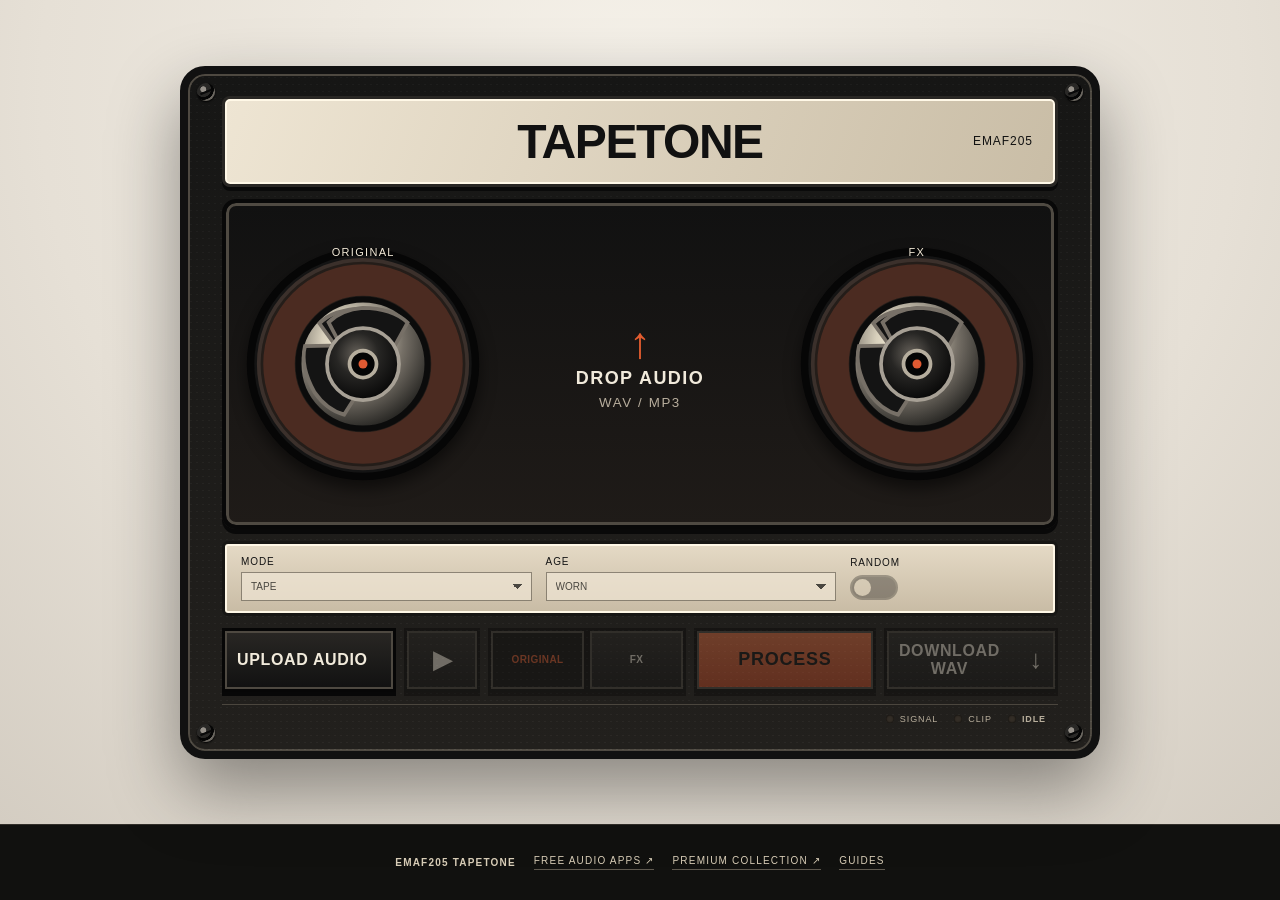
<file: index.html>
<!doctype html>
<html lang="en">
<head>
<meta charset="utf-8">
<meta name="viewport" content="width=device-width,initial-scale=1,viewport-fit=cover">
<title>EMAF205 TAPETONE — Online Tape Effect</title>
<meta name="description" content="Add warm tape, cassette, boombox or recorder character to WAV and MP3 files directly in your browser.">
<meta name="theme-color" content="#0d0d0c">
<meta property="og:title" content="EMAF205 TAPETONE — Online Tape Effect">
<meta property="og:description" content="Vintage tape character for WAV and MP3, processed directly in your browser.">
<meta property="og:type" content="website">
<script type="application/ld+json">{"@context":"https://schema.org","@type":"SoftwareApplication","name":"EMAF205 TAPETONE","applicationCategory":"MultimediaApplication","operatingSystem":"Web","offers":{"@type":"Offer","price":"0","priceCurrency":"EUR"},"description":"Browser-based tape, cassette, boombox and recorder audio effect for WAV and MP3.","creator":{"@type":"Person","name":"EmaF205"}}</script>

<link rel="manifest" href="manifest.webmanifest">
<link rel="icon" href="assets/icon.svg" type="image/svg+xml">
<link rel="stylesheet" href="styles.css">
</head>
<body>
<main class="app-shell" id="appShell">
  <section class="device" id="machine" aria-label="EMAF205 Tapetone audio processor">
    <span class="screw screw-a"></span><span class="screw screw-b"></span><span class="screw screw-c"></span><span class="screw screw-d"></span>

    <header class="nameplate">
      <strong>TAPETONE</strong>
      <span>EMAF205</span>
    </header>

    <div class="reel-bay" id="dropZone" role="button" tabindex="0" aria-label="Upload WAV or MP3">
      <div class="reel-side left">
        <span class="reel-label">ORIGINAL</span>
        <img class="reel" id="reelOriginal" src="assets/reel.svg" alt="">
      </div>
      <div class="reel-center">
        <div id="uploadState" class="state active">
          <span class="upload-arrow">↑</span>
          <strong>DROP AUDIO</strong>
          <small>WAV / MP3</small>
        </div>
        <div id="busyState" class="state">
          <strong id="busyText">PROCESSING</strong>
          <div class="progress"><span id="progressBar"></span></div>
          <small id="progressText">0%</small>
        </div>
        <div id="playerState" class="state player-state">
          <canvas id="wave" width="520" height="105" aria-label="Audio waveform"></canvas>
          <div class="time-row"><span id="timeNow">00:00</span><span id="fileLabel">READY</span><span id="timeTotal">00:00</span></div>
        </div>
      </div>
      <div class="reel-side right">
        <span class="reel-label">FX</span>
        <img class="reel" id="reelFx" src="assets/reel.svg" alt="">
      </div>
    </div>

    <input id="fileInput" type="file" accept="audio/wav,audio/x-wav,audio/mpeg,.wav,.mp3" hidden>

    <div class="selector-strip">
      <label class="select-group">MODE
        <select id="modeSelect" aria-label="Tape model">
          <option value="tape">TAPE</option>
          <option value="cassette">CASSETTE</option>
          <option value="boombox">BOOMBOX</option>
          <option value="recorder">RECORDER</option>
        </select>
      </label>
      <label class="select-group">AGE
        <select id="ageSelect" aria-label="Tape age">
          <option value="new">NEW</option>
          <option value="worn" selected>WORN</option>
          <option value="dead">DEAD</option>
        </select>
      </label>
      <div class="random-group">
        <span>RANDOM</span>
        <button id="randomBtn" class="toggle-btn" type="button" aria-label="Create random tape variation"><i></i></button>
      </div>
    </div>

    <div class="transport-strip">
      <button id="uploadBtn" class="action upload" type="button"><span>UPLOAD<br>AUDIO</span><b>↑</b></button>
      <button id="playBtn" class="icon-btn" type="button" disabled aria-label="Play">▶</button>
      <div class="ab-switch" aria-label="Original or processed audio">
        <button id="origBtn" type="button" class="active" disabled>ORIGINAL</button>
        <button id="fxBtn" type="button" disabled>FX</button>
      </div>
      <button id="processBtn" class="action process" type="button" disabled>PROCESS</button>
      <button id="downloadBtn" class="action download" type="button" disabled><span>DOWNLOAD<br>WAV</span><b>↓</b></button>
      <button id="shareBtn" class="action share" type="button" hidden disabled>SHARE</button>
    </div>

    <div class="status-strip" aria-live="polite">
      <span><i id="sigLed" class="led"></i>SIGNAL</span>
      <span><i id="clipLed" class="led red"></i>CLIP</span>
      <span><i id="readyLed" class="led"></i><b id="readyText">IDLE</b></span>
    </div>
  </section>
</main>

<footer class="footer"><strong>EMAF205 TAPETONE</strong><a href="http://emaf205.com/audio" target="_blank" rel="noopener">FREE AUDIO APPS ↗</a><a href="http://emaf205.com/audio_pro" target="_blank" rel="noopener">PREMIUM COLLECTION ↗</a><a href="guides/tape-effect-online.html">GUIDES</a></footer>
<div id="toast" class="toast" role="status" aria-live="polite"></div>
<script src="app.js"></script>
</body>
</html>
</file>
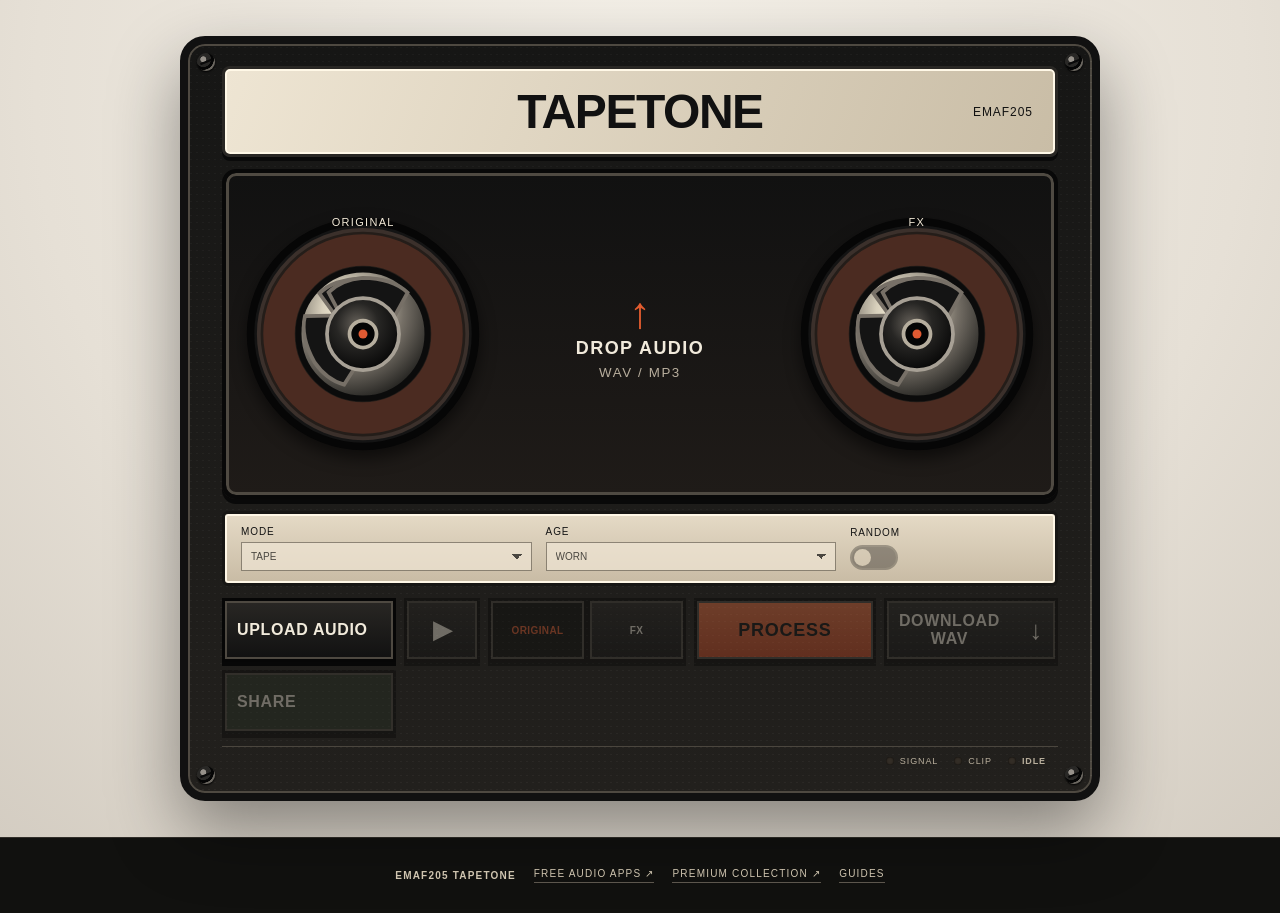
<file: EMAF205_TAPETONE_PUBLIC_STANDALONE.html>
<!doctype html>
<html lang="en">
<head>
<meta charset="utf-8">
<meta name="viewport" content="width=device-width,initial-scale=1,viewport-fit=cover">
<title>EMAF205 TAPETONE — Online Tape Effect</title>
<meta name="description" content="Add warm tape, cassette, boombox or recorder character to WAV and MP3 files directly in your browser.">
<meta name="theme-color" content="#0d0d0c">


<style>:root{--bg:#e8e3da;--ink:#0d0d0c;--panel:#161615;--panel2:#25231f;--cream:#d8cdb7;--cream2:#f1eadb;--orange:#e25c2f;--orange2:#ff784a;--muted:#8c8375;--green:#a6cf4e;--line:#4a443b;--mono:"Arial Narrow",Arial,sans-serif}
*{box-sizing:border-box}html,body{min-height:100%}html{background:var(--bg)}body{margin:0;background:radial-gradient(circle at 50% 10%,#f5f1e9 0,#e6e0d6 58%,#d1cabf 100%);color:#111;font-family:var(--mono);overflow-x:hidden}
button,select{font:inherit}button{cursor:pointer}.app-shell{min-height:calc(100vh - 76px);display:grid;place-items:center;padding:clamp(14px,3vw,36px)}
.device{position:relative;width:min(920px,96vw);border:8px solid #111;border-radius:25px;background:linear-gradient(#161615,#22201d);box-shadow:0 30px 70px #0006,inset 0 0 0 2px #4e4941;padding:18px;color:var(--cream2);overflow:hidden}
.device:before{content:"";position:absolute;inset:0;pointer-events:none;opacity:.15;background-image:radial-gradient(#fff 0.6px,transparent .8px);background-size:6px 7px;mix-blend-mode:soft-light}
.screw{position:absolute;width:18px;height:18px;border-radius:50%;z-index:5;background:radial-gradient(circle at 35% 35%,#96918a 0 16%,#292826 20% 45%,#050505 48% 62%,#6c6861 65%);box-shadow:0 1px 2px #000}.screw:after{content:"";position:absolute;left:3px;right:3px;top:8px;height:2px;background:#090909;transform:rotate(-22deg)}.screw-a{left:9px;top:9px}.screw-b{right:9px;top:9px}.screw-c{left:9px;bottom:9px}.screw-d{right:9px;bottom:9px}
.nameplate{position:relative;z-index:1;margin:4px 16px 12px;padding:15px 22px;background:linear-gradient(110deg,#eee5d3,#c9bda6);border:3px solid #292724;border-radius:8px;color:#111;display:flex;align-items:center;justify-content:center;box-shadow:inset 0 0 0 2px #fff8e7,0 4px 0 #0a0a0a}.nameplate strong{font-size:clamp(28px,5vw,48px);letter-spacing:-.03em}.nameplate span{position:absolute;right:22px;font-size:12px;letter-spacing:.08em}
.reel-bay{position:relative;z-index:1;display:grid;grid-template-columns:1fr 1.2fr 1fr;align-items:center;gap:10px;margin:0 16px;border:4px solid #080808;border-radius:14px;background:linear-gradient(#111,#1f1b18);box-shadow:inset 0 0 0 3px #4f4a42,0 5px 0 #090909;padding:14px 16px;min-height:330px}.reel-side{position:relative;display:grid;place-items:center}.reel-label{position:absolute;top:2px;z-index:2;font-size:11px;letter-spacing:.12em;color:#f2e9d7}.reel{width:min(100%,240px);aspect-ratio:1;filter:drop-shadow(0 8px 8px #0008)}.playing .reel{animation:spin 1.8s linear infinite}.playing .reel.right{animation-direction:reverse}@keyframes spin{to{transform:rotate(360deg)}}
.reel-center{min-width:0}.state{display:none;text-align:center;place-content:center;min-height:210px}.state.active{display:grid}.upload-arrow{font-size:44px;color:var(--orange)}.state strong{font-size:18px;letter-spacing:.08em}.state small{margin-top:6px;color:#b8ae9d;letter-spacing:.12em}.progress{width:100%;max-width:230px;height:13px;border:2px solid var(--cream);margin:15px auto 0;padding:2px}.progress span{display:block;height:100%;width:0;background:var(--orange)}#wave{width:100%;height:105px;display:block}.time-row{display:grid;grid-template-columns:auto 1fr auto;gap:10px;font-size:10px;color:#c9beaa}.time-row span:nth-child(2){overflow:hidden;text-overflow:ellipsis;white-space:nowrap}
.selector-strip{position:relative;z-index:1;margin:12px 16px 0;padding:12px 16px;background:linear-gradient(#e5dac6,#c8bba4);color:#141414;border:3px solid #171614;border-radius:6px;display:grid;grid-template-columns:1fr 1fr .65fr;gap:14px;box-shadow:inset 0 0 0 2px #fff7e6}.select-group,.random-group{display:grid;gap:5px;font-size:10px;letter-spacing:.09em}.select-group select{appearance:none;border:1px solid #6d6559;background:#efe6d5;color:#111;padding:8px 32px 8px 9px;background-image:linear-gradient(45deg,transparent 50%,#111 50%),linear-gradient(135deg,#111 50%,transparent 50%);background-position:calc(100% - 14px) 50%,calc(100% - 9px) 50%;background-size:5px 5px,5px 5px;background-repeat:no-repeat}.random-group{align-items:center;grid-template-columns:1fr auto}.random-group span{grid-column:1/-1}.toggle-btn{width:48px;height:25px;border-radius:13px;border:2px solid #3c3932;background:#1b1a18;padding:2px}.toggle-btn i{display:block;width:17px;height:17px;border-radius:50%;background:var(--cream);transition:.15s}.toggle-btn.active i{transform:translateX(21px);background:var(--orange)}
.transport-strip{position:relative;z-index:1;margin:12px 16px 4px;display:grid;grid-template-columns:1.1fr .48fr 1.25fr 1.15fr 1.1fr;gap:8px}.action,.icon-btn,.ab-switch button{min-height:64px;border:3px solid #060606;background:linear-gradient(#292724,#111);color:var(--cream2);box-shadow:inset 0 0 0 2px #4e4941,0 4px 0 #070707;font-weight:800;letter-spacing:.04em}.action{display:flex;align-items:center;justify-content:space-between;padding:9px 12px}.action b{font-size:26px}.action.process{justify-content:center;background:linear-gradient(#f07443,#c94924);color:#111;font-size:18px}.action.process.dirty{box-shadow:inset 0 0 0 2px #ffb08a,0 4px 0 #070707,0 0 22px #e25c2f55}.action.download{background:linear-gradient(#2a2926,#131313)}.action.share{background:#283224}.icon-btn{font-size:24px}.ab-switch{display:grid;grid-template-columns:1fr 1fr}.ab-switch button{font-size:10px;padding:0 6px}.ab-switch button.active{color:var(--orange);background:#0c0c0b}.action:disabled,.icon-btn:disabled,.ab-switch button:disabled,.toggle-btn:disabled{opacity:.38;cursor:not-allowed}
.status-strip{position:relative;z-index:1;margin:12px 16px 0;padding:9px 12px;border-top:1px solid #4b463e;display:flex;justify-content:flex-end;gap:16px;color:#b8ae9c;font-size:9px;letter-spacing:.1em}.status-strip span{display:flex;align-items:center;gap:6px}.led{display:inline-block;width:8px;height:8px;border-radius:50%;background:#332d26;box-shadow:inset 0 0 2px #000}.led.on{background:var(--green);box-shadow:0 0 8px var(--green)}.led.red.on{background:#f33;box-shadow:0 0 8px #f33}.toast{position:fixed;left:50%;bottom:18px;z-index:50;transform:translate(-50%,120px);opacity:0;background:#111;color:#f0e7d5;border:2px solid var(--orange);padding:11px 16px;font-size:12px;transition:.18s;max-width:90vw}.toast.show{transform:translate(-50%,0);opacity:1}
.footer{min-height:76px;display:flex;justify-content:center;align-items:center;gap:18px;flex-wrap:wrap;padding:15px 20px;background:#11110f;color:#8f8678;border-top:1px solid #322f2a;font-size:10px;letter-spacing:.12em}.footer strong{color:#d8cdb7}.footer a{color:#d8cdb7;text-decoration:none;border-bottom:1px solid #5f594f;padding-bottom:3px}.footer a:hover{color:var(--orange);border-color:var(--orange)}
@media(max-width:720px){.app-shell{min-height:calc(100vh - 92px);padding:8px}.device{width:100%;border-radius:16px;padding:11px 7px}.nameplate{margin:3px 8px 9px;padding:12px}.nameplate strong{font-size:31px}.nameplate span{right:12px;font-size:9px}.reel-bay{margin:0 8px;padding:10px 6px;grid-template-columns:.9fr 1.2fr .9fr;min-height:240px}.reel{width:100%}.reel-label{font-size:8px}.state{min-height:150px}.upload-arrow{font-size:34px}.state strong{font-size:13px}#wave{height:80px}.selector-strip{margin:9px 8px 0;grid-template-columns:1fr 1fr .7fr;padding:9px;gap:7px}.select-group,.random-group{font-size:8px}.select-group select{font-size:11px;padding:7px 26px 7px 7px}.transport-strip{margin:9px 8px 3px;grid-template-columns:1fr .55fr 1.25fr}.action,.icon-btn,.ab-switch button{min-height:52px}.action{font-size:9px}.action.process{font-size:14px}.transport-strip .process{grid-column:1/3}.transport-strip .download{grid-column:3}.transport-strip .share{grid-column:1/-1;justify-content:center}.status-strip{margin:8px 8px 0;font-size:8px;gap:9px}.footer{min-height:92px}}
@media(max-width:430px){.reel-bay{grid-template-columns:.8fr 1.4fr .8fr;min-height:205px}.nameplate strong{font-size:27px}.selector-strip{grid-template-columns:1fr 1fr}.random-group{grid-column:1/-1;grid-template-columns:1fr auto}.random-group span{grid-column:auto}.transport-strip{grid-template-columns:1fr 1fr}.transport-strip .upload{grid-column:1}.transport-strip .icon-btn{grid-column:2}.transport-strip .ab-switch{grid-column:1/-1}.transport-strip .process{grid-column:1}.transport-strip .download{grid-column:2}.action,.icon-btn,.ab-switch button{min-height:48px}.reel-label{display:none}}
@media(prefers-reduced-motion:reduce){*{animation:none!important;transition:none!important}}
</style>
</head>
<body>
<main class="app-shell" id="appShell">
  <section class="device" id="machine" aria-label="EMAF205 Tapetone audio processor">
    <span class="screw screw-a"></span><span class="screw screw-b"></span><span class="screw screw-c"></span><span class="screw screw-d"></span>

    <header class="nameplate">
      <strong>TAPETONE</strong>
      <span>EMAF205</span>
    </header>

    <div class="reel-bay" id="dropZone" role="button" tabindex="0" aria-label="Upload WAV or MP3">
      <div class="reel-side left">
        <span class="reel-label">ORIGINAL</span>
        <img class="reel" id="reelOriginal" src="[data-uri]" alt="">
      </div>
      <div class="reel-center">
        <div id="uploadState" class="state active">
          <span class="upload-arrow">↑</span>
          <strong>DROP AUDIO</strong>
          <small>WAV / MP3</small>
        </div>
        <div id="busyState" class="state">
          <strong id="busyText">PROCESSING</strong>
          <div class="progress"><span id="progressBar"></span></div>
          <small id="progressText">0%</small>
        </div>
        <div id="playerState" class="state player-state">
          <canvas id="wave" width="520" height="105" aria-label="Audio waveform"></canvas>
          <div class="time-row"><span id="timeNow">00:00</span><span id="fileLabel">READY</span><span id="timeTotal">00:00</span></div>
        </div>
      </div>
      <div class="reel-side right">
        <span class="reel-label">FX</span>
        <img class="reel" id="reelFx" src="[data-uri]" alt="">
      </div>
    </div>

    <input id="fileInput" type="file" accept="audio/wav,audio/x-wav,audio/mpeg,.wav,.mp3" hidden>

    <div class="selector-strip">
      <label class="select-group">MODE
        <select id="modeSelect" aria-label="Tape model">
          <option value="tape">TAPE</option>
          <option value="cassette">CASSETTE</option>
          <option value="boombox">BOOMBOX</option>
          <option value="recorder">RECORDER</option>
        </select>
      </label>
      <label class="select-group">AGE
        <select id="ageSelect" aria-label="Tape age">
          <option value="new">NEW</option>
          <option value="worn" selected>WORN</option>
          <option value="dead">DEAD</option>
        </select>
      </label>
      <div class="random-group">
        <span>RANDOM</span>
        <button id="randomBtn" class="toggle-btn" type="button" aria-label="Create random tape variation"><i></i></button>
      </div>
    </div>

    <div class="transport-strip">
      <button id="uploadBtn" class="action upload" type="button"><span>UPLOAD<br>AUDIO</span><b>↑</b></button>
      <button id="playBtn" class="icon-btn" type="button" disabled aria-label="Play">▶</button>
      <div class="ab-switch" aria-label="Original or processed audio">
        <button id="origBtn" type="button" class="active" disabled>ORIGINAL</button>
        <button id="fxBtn" type="button" disabled>FX</button>
      </div>
      <button id="processBtn" class="action process" type="button" disabled>PROCESS</button>
      <button id="downloadBtn" class="action download" type="button" disabled><span>DOWNLOAD<br>WAV</span><b>↓</b></button>
      <button id="shareBtn" class="action share" type="button" hidden disabled>SHARE</button>
    </div>

    <div class="status-strip" aria-live="polite">
      <span><i id="sigLed" class="led"></i>SIGNAL</span>
      <span><i id="clipLed" class="led red"></i>CLIP</span>
      <span><i id="readyLed" class="led"></i><b id="readyText">IDLE</b></span>
    </div>
  </section>
</main>

<footer class="footer"><strong>EMAF205 TAPETONE</strong><a href="http://emaf205.com/audio" target="_blank" rel="noopener">FREE AUDIO APPS ↗</a><a href="http://emaf205.com/audio_pro" target="_blank" rel="noopener">PREMIUM COLLECTION ↗</a><a href="guides/tape-effect-online.html">GUIDES</a></footer>
<div id="toast" class="toast" role="status" aria-live="polite"></div>
<script>(()=>{
'use strict';
const $=id=>document.getElementById(id);
const machine=$('machine'),dropZone=$('dropZone'),fileInput=$('fileInput'),uploadBtn=$('uploadBtn'),processBtn=$('processBtn');
const uploadState=$('uploadState'),busyState=$('busyState'),playerState=$('playerState'),busyText=$('busyText'),progressBar=$('progressBar'),progressText=$('progressText');
const wave=$('wave'),waveCtx=wave.getContext('2d'),timeNow=$('timeNow'),timeTotal=$('timeTotal'),fileLabel=$('fileLabel');
const origBtn=$('origBtn'),fxBtn=$('fxBtn'),playBtn=$('playBtn'),randomBtn=$('randomBtn'),downloadBtn=$('downloadBtn'),shareBtn=$('shareBtn');
const sigLed=$('sigLed'),clipLed=$('clipLed'),readyLed=$('readyLed'),readyText=$('readyText'),toast=$('toast'),modeSelect=$('modeSelect'),ageSelect=$('ageSelect');
const reelOriginal=$('reelOriginal'),reelFx=$('reelFx');
const coarse=matchMedia('(pointer:coarse)').matches, vw=Math.max(innerWidth||0,screen.width||0);
const phone=coarse&&vw<=700, tablet=coarse&&vw<=1100&&!phone;
const MAX_DURATION_SECONDS=(phone?8:tablet?10:15)*60;
const MAX_FILE_BYTES=(phone?80:tablet?100:120)*1024*1024;
const DEVICE_MEMORY_GB=Number(navigator.deviceMemory||4);
const MAX_DECODED_BYTES=(phone?Math.min(100,DEVICE_MEMORY_GB<=2?65:90):tablet?140:(DEVICE_MEMORY_GB<=2?80:DEVICE_MEMORY_GB<=4?140:220))*1024*1024;
let audioCtx=null,originalBuffer=null,processedBuffer=null,originalMetrics=null,processedMetrics=null,currentFileName='audio',currentSource=null,currentGain=null,analyser=null,playing=false,startedAt=0,pausedAt=0,activeKind='original';
let mode='tape',age='worn',randomSeed=(Math.random()*0xffffffff)>>>0,processWorker=null,processReject=null,processId=0,raf=0,signalRaf=0,dirty=false;
const modeParams={
 tape:{hp:28,cut:15800,drive:1.48,comp:.34,wow:.00055,flutter:.00008,hiss:.00075,width:1,mid:.02,dropout:0},
 cassette:{hp:48,cut:10800,drive:1.78,comp:.52,wow:.00125,flutter:.00022,hiss:.0024,width:.86,mid:.055,dropout:.006},
 boombox:{hp:88,cut:8800,drive:2,comp:.64,wow:.00078,flutter:.00015,hiss:.0016,width:.66,mid:.18,dropout:.004},
 recorder:{hp:145,cut:6500,drive:2.18,comp:.73,wow:.0018,flutter:.00035,hiss:.0038,width:.5,mid:.11,dropout:.011}
};
const ageParams={new:{drive:.92,comp:.88,wow:.5,flutter:.55,hiss:.35,cut:1.08,width:1.04,dropout:.25},worn:{drive:1,comp:1,wow:1,flutter:1,hiss:1,cut:1,width:1,dropout:1},dead:{drive:1.22,comp:1.16,wow:1.75,flutter:1.95,hiss:2.15,cut:.74,width:.82,dropout:2.6}};
const workerMain=()=>{ 'use strict'; const mulberry32=a=>()=>{a|=0;a=a+0x6D2B79F5|0;let t=Math.imul(a^a>>>15,1|a);t=t+Math.imul(t^t>>>7,61|t)^t;return((t^t>>>14)>>>0)/4294967296}; const clamp=(v,a,b)=>Math.max(a,Math.min(b,v)); self.onmessage=e=>{const{id,channels,sampleRate,params,seed}=e.data;try{const rng=mulberry32(seed>>>0),len=channels[0].length,numChannels=channels.length,outputs=channels.map(()=>new Float32Array(len));let sourcePeak=0,sourceSq=0,sourceCount=0,inputClipCount=0,preLimitPeak=0,hotCount=0;const phaseWow=rng()*Math.PI*2,phaseFlutter=rng()*Math.PI*2,phaseDrop=rng()*Math.PI*2,hpA=Math.exp(-2*Math.PI*Math.max(15,params.hp)/sampleRate),lpAlpha=1-Math.exp(-2*Math.PI*Math.min(params.cut,sampleRate*.45)/sampleRate),midLoAlpha=1-Math.exp(-2*Math.PI*260/sampleRate),midHiAlpha=1-Math.exp(-2*Math.PI*2600/sampleRate),chunk=Math.max(8192,Math.floor(sampleRate*.35));for(let c=0;c<numChannels;c++){const input=channels[c],out=outputs[c];let hpPrev=0,inPrev=0,lp=0,midLo=0,midHi=0,env=0;const channelFlutterOffset=(c===0?-1:1)*params.flutter*.13;for(let i=0;i<len;i++){const t=i/sampleRate,s=input[i],aa=Math.abs(s);sourcePeak=Math.max(sourcePeak,aa);sourceSq+=s*s;sourceCount++;if(aa>=.999)inputClipCount++;const wobSec=Math.sin(2*Math.PI*.47*t+phaseWow)*params.wow+Math.sin(2*Math.PI*5.35*t+phaseFlutter)*(params.flutter+channelFlutterOffset)+Math.sin(2*Math.PI*9.7*t+phaseFlutter*.7)*params.flutter*.26,pos=clamp(i+wobSec*sampleRate,0,len-2),j=pos|0,fr=pos-j;let x=input[j]*(1-fr)+input[j+1]*fr;const hp=hpA*(hpPrev+x-inPrev);hpPrev=hp;inPrev=x;x=hp;lp+=lpAlpha*(x-lp);x=lp;midLo+=midLoAlpha*(x-midLo);midHi+=midHiAlpha*(x-midHi);x+=(midHi-midLo)*params.mid;const abs=Math.abs(x);env=abs>env?env*.975+abs*.025:env*.9988+abs*.0012;if(env>.26){const over=(env-.26)/.74;x*=1/(1+over*params.comp*3.8)}if(params.dropout>0){const drift=(Math.sin(2*Math.PI*.117*t+phaseDrop)+1)*.5,rare=Math.max(0,drift-.935)/.065;x*=1-rare*clamp(params.dropout,0,.16)}const drive=Math.max(1.01,params.drive);x=Math.tanh(x*drive)/Math.tanh(drive);x+=(rng()*2-1)*params.hiss*(.72+.28*Math.sin(2*Math.PI*7100*t));preLimitPeak=Math.max(preLimitPeak,Math.abs(x));if(Math.abs(x)>.985)hotCount++;out[i]=Math.tanh(x*1.03);if(c===0&&i%chunk===0)self.postMessage({type:'progress',id,progress:Math.min(88,Math.round((i/len)*88))})}}if(numChannels===2&&params.width!==1){const L=outputs[0],R=outputs[1];for(let i=0;i<len;i++){const m=(L[i]+R[i])*.5,s=(L[i]-R[i])*.5*params.width;L[i]=m+s;R[i]=m-s}}self.postMessage({type:'progress',id,progress:91});let outputPeak=0,outputSq=0,outputCount=0;for(const a of outputs)for(let i=0;i<len;i++)outputPeak=Math.max(outputPeak,Math.abs(a[i]));const targetPeak=.89125094,gain=outputPeak>0?Math.min(targetPeak/outputPeak,1.38):1;for(const a of outputs)for(let i=0;i<len;i++){a[i]*=gain;outputSq+=a[i]*a[i];outputCount++}outputPeak*=gain;const sourceRms=Math.sqrt(sourceSq/Math.max(1,sourceCount)),outputRms=Math.sqrt(outputSq/Math.max(1,outputCount)),transfer=outputs.map(a=>a.buffer);self.postMessage({type:'done',id,channels:outputs,metrics:{sourcePeak,sourceRms,outputPeak,outputRms,inputClipCount,preLimitPeak,hotCount,gain}},transfer)}catch(error){self.postMessage({type:'error',id,message:error?.message||String(error)})}}};
function createWorker(){const source=`(${workerMain.toString()})()`,url=URL.createObjectURL(new Blob([source],{type:'text/javascript'})),worker=new Worker(url);URL.revokeObjectURL(url);return worker}
function showToast(message,ms=3200){toast.textContent=message;toast.classList.add('show');clearTimeout(showToast.timer);showToast.timer=setTimeout(()=>toast.classList.remove('show'),ms)}
function setState(el){[uploadState,busyState,playerState].forEach(x=>x.classList.remove('active'));el.classList.add('active')}
function setProgress(value,label='PROCESSING'){setState(busyState);busyText.textContent=label;const n=Math.max(0,Math.min(100,value));progressBar.style.width=`${n}%`;progressText.textContent=`${Math.round(n)}%`}
function fmt(sec){sec=Math.max(0,sec||0);return `${String(Math.floor(sec/60)).padStart(2,'0')}:${String(Math.floor(sec%60)).padStart(2,'0')}`}
function prettyName(name,max=20){return name.length<=max?name:`${name.slice(0,max-1)}…`}
async function ensureCtx(){if(!audioCtx)audioCtx=new (window.AudioContext||window.webkitAudioContext)({latencyHint:'interactive'});if(audioCtx.state==='suspended')await audioCtx.resume()}
function isSupportedFile(file){return /\.(wav|mp3)$/i.test(file.name)||/^audio\/(wav|x-wav|mpeg)$/i.test(file.type)}
async function probeDuration(file){return new Promise(resolve=>{const audio=document.createElement('audio'),url=URL.createObjectURL(file);let settled=false;const finish=v=>{if(settled)return;settled=true;clearTimeout(timer);audio.removeAttribute('src');audio.load();URL.revokeObjectURL(url);resolve(Number.isFinite(v)?v:null)},timer=setTimeout(()=>finish(null),6000);audio.preload='metadata';audio.onloadedmetadata=()=>finish(audio.duration);audio.onerror=()=>finish(null);audio.src=url})}
function computeMetrics(buffer){let peak=0,sq=0,count=0,clipped=0;const stride=Math.max(1,Math.floor(buffer.length/2500000));for(let c=0;c<buffer.numberOfChannels;c++){const data=buffer.getChannelData(c);for(let i=0;i<data.length;i+=stride){const v=data[i],a=Math.abs(v);peak=Math.max(peak,a);sq+=v*v;count++;if(a>=.999)clipped++}}return{peak,rms:Math.sqrt(sq/Math.max(1,count)),clipped}}
function buildParams(){const p={...modeParams[mode]},a=ageParams[age];p.drive*=a.drive;p.comp*=a.comp;p.wow*=a.wow;p.flutter*=a.flutter;p.hiss*=a.hiss;p.cut*=a.cut;p.width*=a.width;p.dropout*=a.dropout;const rng=(()=>{let n=randomSeed>>>0;return()=>{n|=0;n=n+0x6D2B79F5|0;let t=Math.imul(n^n>>>15,1|n);t=t+Math.imul(t^t>>>7,61|t)^t;return((t^t>>>14)>>>0)/4294967296}})(),variation=x=>1+(rng()*2-1)*x;p.drive*=variation(.045);p.cut*=variation(.055);p.wow*=variation(.11);p.flutter*=variation(.12);p.hiss*=variation(.10);p.mid*=variation(.08);p.width=Math.max(.35,Math.min(1.08,p.width*variation(.025)));return p}
function setDirty(value=true){dirty=value;processBtn.classList.toggle('dirty',dirty&&!!originalBuffer);processBtn.disabled=!originalBuffer||!dirty;downloadBtn.disabled=!processedBuffer||dirty;shareBtn.disabled=!processedBuffer||dirty;fxBtn.disabled=!processedBuffer||dirty;readyText.textContent=dirty?'PROCESS':processedBuffer?'READY':originalBuffer?'LOADED':'IDLE';readyLed.classList.toggle('on',!!processedBuffer&&!dirty)}
function setBusy(busy){uploadBtn.disabled=busy;playBtn.disabled=busy||!originalBuffer;origBtn.disabled=busy||!originalBuffer;randomBtn.disabled=busy||!originalBuffer;modeSelect.disabled=busy||!originalBuffer;ageSelect.disabled=busy||!originalBuffer;processBtn.disabled=busy||!originalBuffer||!dirty;downloadBtn.disabled=busy||!processedBuffer||dirty;shareBtn.disabled=busy||!processedBuffer||dirty;readyText.textContent=busy?'BUSY':readyText.textContent}
function cancelProcessing(){processId++;if(processWorker){processWorker.terminate();processWorker=null}if(processReject){const reject=processReject;processReject=null;reject(new DOMException('Processing cancelled.','AbortError'))}}
async function loadFile(file){if(!file)return;if(!isSupportedFile(file)){showToast('Use a WAV or MP3 file.');return}if(file.size>MAX_FILE_BYTES){showToast(`File too large for this device. Limit: ${Math.round(MAX_FILE_BYTES/1048576)} MB.`);return}stopPlayback(true);cancelProcessing();processedBuffer=null;originalBuffer=null;originalMetrics=null;processedMetrics=null;setBusy(true);setProgress(5,'LOADING');sigLed.classList.remove('on');clipLed.classList.remove('on');try{const probed=await probeDuration(file);if(probed&&probed>MAX_DURATION_SECONDS)throw new Error(`For safe mobile processing, use audio up to ${Math.round(MAX_DURATION_SECONDS/60)} minutes on this device.`);await ensureCtx();const arr=await file.arrayBuffer();setProgress(22,'DECODING');const decoded=await audioCtx.decodeAudioData(arr.slice(0));if(decoded.numberOfChannels<1||decoded.numberOfChannels>2)throw new Error('Only mono and stereo audio are supported.');const decodedBytes=decoded.length*decoded.numberOfChannels*4;if(decoded.duration>MAX_DURATION_SECONDS)throw new Error(`Use audio up to ${Math.round(MAX_DURATION_SECONDS/60)} minutes on this device.`);if(decodedBytes>MAX_DECODED_BYTES)throw new Error('This audio needs too much memory for safe processing on this device.');originalBuffer=decoded;currentFileName=file.name;originalMetrics=computeMetrics(decoded);fileLabel.textContent=prettyName(file.name);fileLabel.title=file.name;timeTotal.textContent=fmt(decoded.duration);clipLed.classList.toggle('on',originalMetrics.peak>=.999);sigLed.classList.add('on');activeKind='original';setAB();setState(playerState);drawWave();randomSeed=(Math.random()*0xffffffff)>>>0;setDirty(true);setBusy(false);playBtn.disabled=false;origBtn.disabled=false;uploadBtn.textContent='EJECT';showToast('Loaded. Choose a character, then PROCESS.')}catch(error){if(error?.name==='AbortError')return;console.warn(error);resetApp(false);showToast(error?.name==='EncodingError'?'Could not decode this WAV or MP3 file.':(error?.message||'Could not decode this audio file.'),4800)}}
async function rebuildFX(){if(!originalBuffer)return;stopPlayback(true);cancelProcessing();setBusy(true);setProgress(28,'PROCESSING');const id=processId;let worker=createWorker();processWorker=worker;const channels=[],transfers=[];for(let c=0;c<originalBuffer.numberOfChannels;c++){const copy=new Float32Array(originalBuffer.length);originalBuffer.copyFromChannel(copy,c);channels.push(copy);transfers.push(copy.buffer)}const params=buildParams();const result=await new Promise((resolve,reject)=>{processReject=reject;worker.onmessage=e=>{const msg=e.data;if(msg.id!==id)return;if(msg.type==='progress'){setProgress(28+msg.progress*.72,'PROCESSING');return}processReject=null;if(msg.type==='done')resolve(msg);if(msg.type==='error')reject(new Error(msg.message||'Audio processing failed.'))};worker.onerror=e=>{processReject=null;reject(new Error(e.message||'Audio worker failed.'))};worker.postMessage({id,channels,sampleRate:originalBuffer.sampleRate,params,seed:randomSeed},transfers)});if(id!==processId)return;worker.terminate();processWorker=null;processReject=null;const out=audioCtx.createBuffer(result.channels.length,result.channels[0].length,originalBuffer.sampleRate);result.channels.forEach((arr,c)=>out.copyToChannel(new Float32Array(arr),c));processedBuffer=out;processedMetrics=result.metrics;clipLed.classList.toggle('on',originalMetrics?.peak>=.999||result.metrics.preLimitPeak>1.05);activeKind='fx';dirty=false;setAB();setProgress(100,'READY');await new Promise(r=>setTimeout(r,90));setState(playerState);setBusy(false);setDirty(false);drawWave();showToast('Tape processing ready.')}
function drawWave(){const buffer=activeKind==='fx'?processedBuffer:originalBuffer;if(!buffer)return;const data=buffer.getChannelData(0),W=wave.width,H=wave.height;waveCtx.clearRect(0,0,W,H);waveCtx.strokeStyle=activeKind==='fx'?'#e25c2f':'#d8cdb7';waveCtx.lineWidth=2;waveCtx.beginPath();const step=Math.max(1,Math.floor(data.length/W));for(let x=0;x<W;x++){const start=x*step;let min=1,max=-1;for(let i=0;i<step&&start+i<data.length;i++){const v=data[start+i];if(v<min)min=v;if(v>max)max=v}waveCtx.moveTo(x,(1+min)*H*.5);waveCtx.lineTo(x,(1+max)*H*.5)}waveCtx.stroke()}
function setAB(){const isOrig=activeKind==='original';origBtn.classList.toggle('active',isOrig);fxBtn.classList.toggle('active',!isOrig);origBtn.setAttribute('aria-pressed',String(isOrig));fxBtn.setAttribute('aria-pressed',String(!isOrig));drawWave()}
function compareGainFor(kind){if(kind!=='fx'||!originalMetrics||!processedMetrics)return 1;const a=Math.max(1e-6,originalMetrics.rms),b=Math.max(1e-6,processedMetrics.outputRms);return Math.max(.45,Math.min(1.8,a/b))}
async function startPlayback(){if(!originalBuffer)return;if(activeKind==='fx'&&!processedBuffer)return;await ensureCtx();const buffer=activeKind==='fx'?processedBuffer:originalBuffer;stopSourceOnly();currentSource=audioCtx.createBufferSource();currentSource.buffer=buffer;currentGain=audioCtx.createGain();currentGain.gain.value=compareGainFor(activeKind);analyser=audioCtx.createAnalyser();analyser.fftSize=256;currentSource.connect(currentGain).connect(analyser).connect(audioCtx.destination);const offset=Math.min(pausedAt,Math.max(0,buffer.duration-.01));startedAt=audioCtx.currentTime-offset;currentSource.start(0,offset);playing=true;machine.classList.add('playing');playBtn.textContent='■';currentSource.onended=()=>{if(playing){playing=false;pausedAt=0;playBtn.textContent='▶';timeNow.textContent='00:00';machine.classList.remove('playing');stopSignalMeter()}};tick();startSignalMeter()}
function tick(){if(!playing)return;const buffer=activeKind==='fx'?processedBuffer:originalBuffer;timeNow.textContent=fmt(Math.min(buffer.duration,audioCtx.currentTime-startedAt));raf=requestAnimationFrame(tick)}
function startSignalMeter(){cancelAnimationFrame(signalRaf);const data=new Uint8Array(analyser.frequencyBinCount);const loop=()=>{if(!playing||!analyser)return;analyser.getByteTimeDomainData(data);let sum=0;for(const v of data){const x=(v-128)/128;sum+=x*x}sigLed.classList.toggle('on',Math.sqrt(sum/data.length)>.012);signalRaf=requestAnimationFrame(loop)};loop()}
function stopSignalMeter(){cancelAnimationFrame(signalRaf);sigLed.classList.toggle('on',!!originalBuffer)}
function stopSourceOnly(){if(currentSource){try{currentSource.onended=null;currentSource.stop()}catch{}try{currentSource.disconnect()}catch{}currentSource=null}if(currentGain){try{currentGain.disconnect()}catch{}currentGain=null}if(analyser){try{analyser.disconnect()}catch{}analyser=null}cancelAnimationFrame(raf);stopSignalMeter()}
function stopPlayback(reset=false){if(playing&&audioCtx)pausedAt=Math.max(0,audioCtx.currentTime-startedAt);stopSourceOnly();playing=false;machine.classList.remove('playing');playBtn.textContent='▶';if(reset){pausedAt=0;timeNow.textContent='00:00'}}
function switchKind(kind){if(kind===activeKind)return;if(kind==='fx'&&(!processedBuffer||dirty))return;const wasPlaying=playing,pos=playing&&audioCtx?Math.max(0,audioCtx.currentTime-startedAt):pausedAt;stopPlayback(false);pausedAt=pos;activeKind=kind;setAB();if(wasPlaying)startPlayback()}
function encodeWav24(buffer){const channels=buffer.numberOfChannels,sr=buffer.sampleRate,frames=buffer.length,bps=3,blockAlign=channels*bps,dataSize=frames*blockAlign,header=new ArrayBuffer(44),v=new DataView(header);let o=0;const str=s=>{for(let i=0;i<s.length;i++)v.setUint8(o++,s.charCodeAt(i))};str('RIFF');v.setUint32(o,36+dataSize,true);o+=4;str('WAVE');str('fmt ');v.setUint32(o,16,true);o+=4;v.setUint16(o,1,true);o+=2;v.setUint16(o,channels,true);o+=2;v.setUint32(o,sr,true);o+=4;v.setUint32(o,sr*blockAlign,true);o+=4;v.setUint16(o,blockAlign,true);o+=2;v.setUint16(o,24,true);o+=2;str('data');v.setUint32(o,dataSize,true);const parts=[header],chunkFrames=32768;for(let start=0;start<frames;start+=chunkFrames){const end=Math.min(frames,start+chunkFrames),chunk=new Uint8Array((end-start)*blockAlign);let p=0;for(let i=start;i<end;i++)for(let c=0;c<channels;c++){let s=Math.max(-1,Math.min(1,buffer.getChannelData(c)[i])),n=Math.round(s<0?s*0x800000:s*0x7fffff);if(n<0)n+=0x1000000;chunk[p++]=n&255;chunk[p++]=(n>>8)&255;chunk[p++]=(n>>16)&255}parts.push(chunk)}return new Blob(parts,{type:'audio/wav'})}
function exportBlob(){return processedBuffer&&!dirty?encodeWav24(processedBuffer):null}
async function download(){const blob=exportBlob();if(!blob)return;downloadBtn.disabled=true;const old=downloadBtn.innerHTML;downloadBtn.textContent='BUILDING…';try{await new Promise(r=>setTimeout(r,20));const url=URL.createObjectURL(blob),a=document.createElement('a'),base=currentFileName.replace(/\.[^.]+$/,'').replace(/[^a-z0-9._-]+/gi,'_').replace(/^_+|_+$/g,'')||'audio';a.href=url;a.download=`${base}_tapetone.wav`;document.body.appendChild(a);a.click();a.remove();setTimeout(()=>URL.revokeObjectURL(url),5000);showToast('24-bit WAV ready.')}finally{downloadBtn.disabled=false;downloadBtn.innerHTML=old}}
async function share(){const blob=exportBlob();if(!blob||!navigator.share)return;const base=(currentFileName.replace(/\.[^.]+$/,'')||'audio')+'_tapetone.wav',file=new File([blob],base,{type:'audio/wav'});try{if(navigator.canShare&&!navigator.canShare({files:[file]})){showToast('File sharing is not supported here.');return}await navigator.share({title:'EMAF205 TAPETONE',files:[file]})}catch(e){if(e?.name!=='AbortError')showToast('Could not share this file.')}}
function resetApp(show=true){stopPlayback(true);cancelProcessing();originalBuffer=null;processedBuffer=null;originalMetrics=null;processedMetrics=null;currentFileName='audio';fileInput.value='';uploadBtn.textContent='UPLOAD AUDIO';sigLed.classList.remove('on');clipLed.classList.remove('on');readyLed.classList.remove('on');readyText.textContent='IDLE';fileLabel.textContent='READY';timeTotal.textContent='00:00';setState(uploadState);activeKind='original';setAB();setDirty(false);setBusy(false);playBtn.disabled=true;origBtn.disabled=true;fxBtn.disabled=true;randomBtn.disabled=true;modeSelect.disabled=true;ageSelect.disabled=true;if(show)showToast('Ready for a new file.')}
function markSettingsChanged(){mode=modeSelect.value;age=ageSelect.value;if(!originalBuffer)return;stopPlayback(true);setDirty(true);activeKind='original';setAB()}
uploadBtn.addEventListener('click',()=>originalBuffer?resetApp():fileInput.click());dropZone.addEventListener('click',()=>{if(!originalBuffer)fileInput.click()});dropZone.addEventListener('keydown',e=>{if((e.key==='Enter'||e.key===' ')&&!originalBuffer){e.preventDefault();fileInput.click()}});fileInput.addEventListener('change',e=>loadFile(e.target.files?.[0]));['dragenter','dragover'].forEach(ev=>dropZone.addEventListener(ev,e=>{e.preventDefault();dropZone.style.outline='3px solid #e25c2f'}));['dragleave','drop'].forEach(ev=>dropZone.addEventListener(ev,e=>{e.preventDefault();dropZone.style.outline='none'}));dropZone.addEventListener('drop',e=>loadFile(e.dataTransfer.files?.[0]));origBtn.addEventListener('click',()=>switchKind('original'));fxBtn.addEventListener('click',()=>switchKind('fx'));playBtn.addEventListener('click',()=>playing?stopPlayback(true):startPlayback());processBtn.addEventListener('click',async()=>{try{await rebuildFX()}catch(e){if(e?.name!=='AbortError'){console.error(e);showToast('Processing failed. Try a shorter file.')}}});downloadBtn.addEventListener('click',download);shareBtn.addEventListener('click',share);modeSelect.addEventListener('change',markSettingsChanged);ageSelect.addEventListener('change',markSettingsChanged);randomBtn.addEventListener('click',()=>{if(!originalBuffer)return;randomSeed=(Math.random()*0xffffffff)>>>0;randomBtn.classList.toggle('active');setDirty(true);showToast('New tape variation loaded. Press PROCESS.')});
if(navigator.share){shareBtn.hidden=false}
if('serviceWorker'in navigator&&location.protocol!=='file:')window.addEventListener('load',()=>navigator.serviceWorker.register('./service-worker.js').catch(()=>{}));
window.addEventListener('beforeunload',()=>{stopPlayback(true);cancelProcessing();audioCtx?.close?.()});resetApp(false);
})();
</script>
</body>
</html>
</file>
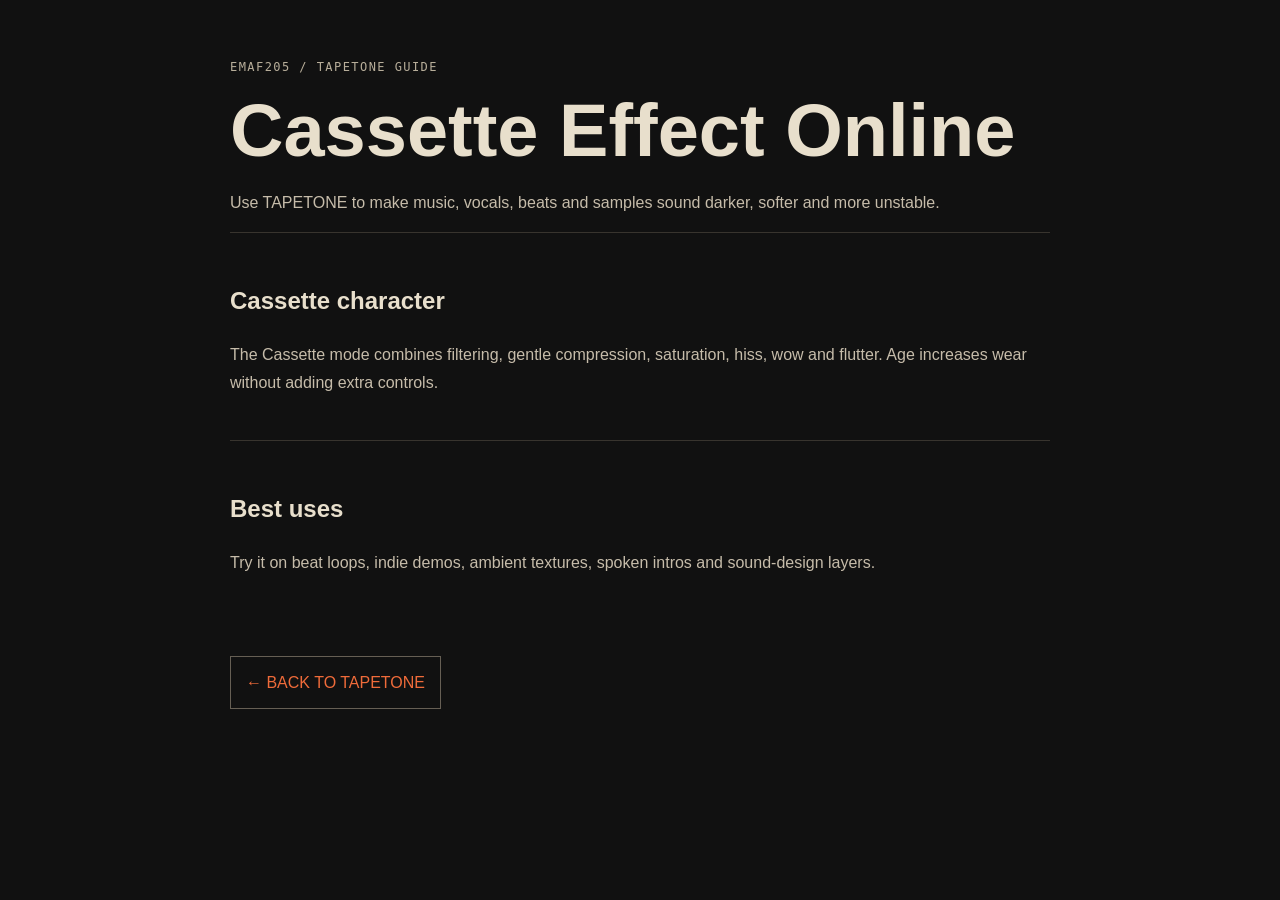
<file: guides/cassette-effect-online.html>
<!doctype html><html lang="en"><head><meta charset="utf-8"><meta name="viewport" content="width=device-width,initial-scale=1"><title>Cassette Effect Online | EMAF205 TAPETONE</title><meta name="description" content="Add cassette character, wobble and lo-fi texture to audio online."><style>body{margin:0;background:#111;color:#e8dfcc;font:16px/1.7 Arial,sans-serif}main{max-width:820px;margin:auto;padding:60px 22px}a{color:#ef6b3a}h1{font-size:clamp(40px,8vw,74px);line-height:.95;margin:.3em 0}.k{font:12px monospace;letter-spacing:.12em;color:#b8ae9a}section{border-top:1px solid #38342e;padding:28px 0}p,li{color:#c6bcaa}.back{display:inline-block;margin-top:35px;padding:12px 15px;border:1px solid #665f54;text-decoration:none}</style></head><body><main><div class="k">EMAF205 / TAPETONE GUIDE</div><h1>Cassette Effect Online</h1><p>Use TAPETONE to make music, vocals, beats and samples sound darker, softer and more unstable.</p><section><h2>Cassette character</h2><p>The Cassette mode combines filtering, gentle compression, saturation, hiss, wow and flutter. Age increases wear without adding extra controls.</p></section><section><h2>Best uses</h2><p>Try it on beat loops, indie demos, ambient textures, spoken intros and sound-design layers.</p></section><a class="back" href="../index.html">← BACK TO TAPETONE</a></main></body></html>
</file>
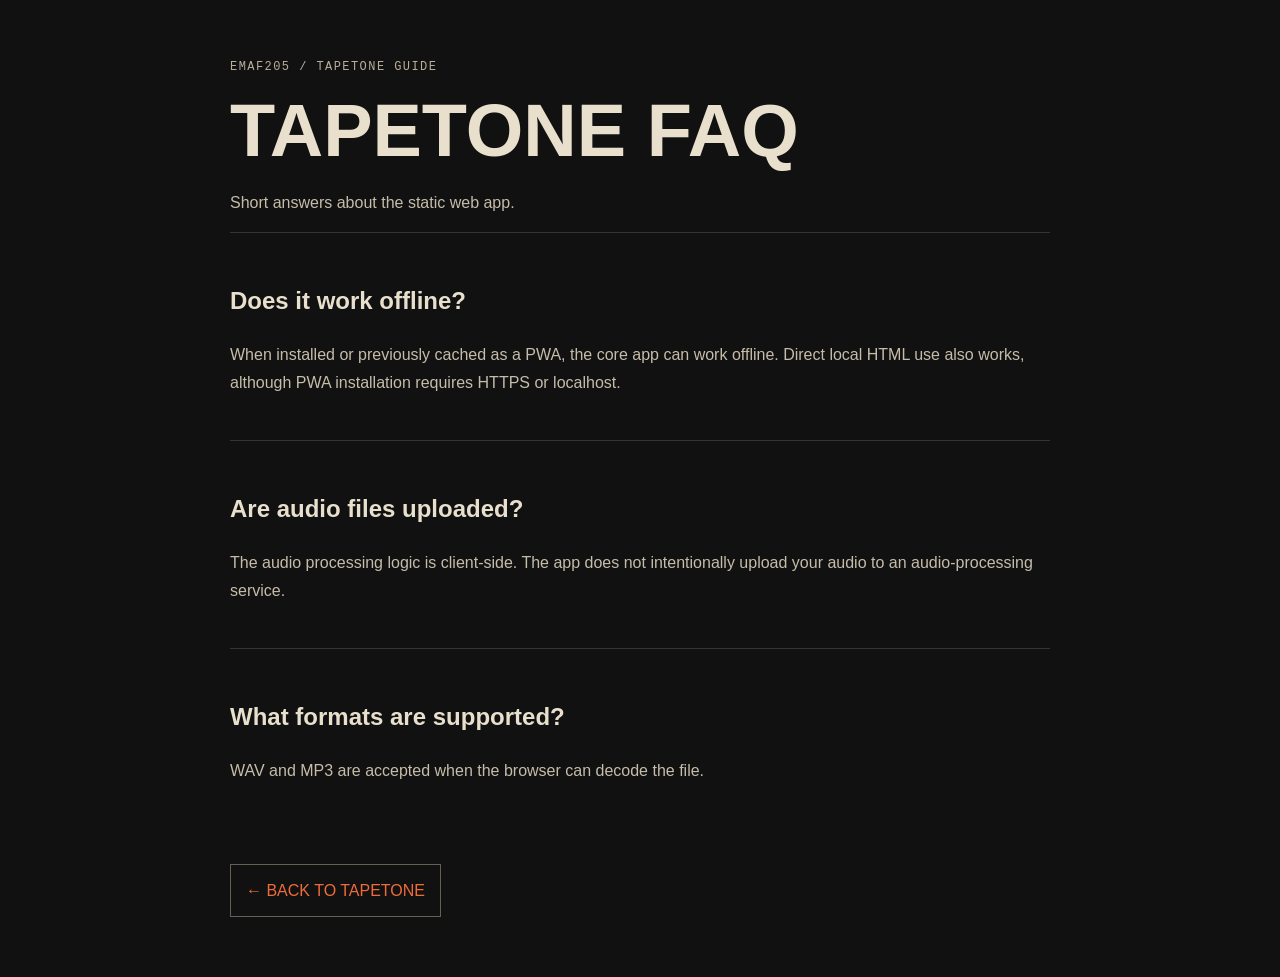
<file: guides/faq.html>
<!doctype html><html lang="en"><head><meta charset="utf-8"><meta name="viewport" content="width=device-width,initial-scale=1"><title>TAPETONE FAQ | EMAF205 TAPETONE</title><meta name="description" content="Browser support, privacy, audio formats and common TAPETONE questions."><style>body{margin:0;background:#111;color:#e8dfcc;font:16px/1.7 Arial,sans-serif}main{max-width:820px;margin:auto;padding:60px 22px}a{color:#ef6b3a}h1{font-size:clamp(40px,8vw,74px);line-height:.95;margin:.3em 0}.k{font:12px monospace;letter-spacing:.12em;color:#b8ae9a}section{border-top:1px solid #38342e;padding:28px 0}p,li{color:#c6bcaa}.back{display:inline-block;margin-top:35px;padding:12px 15px;border:1px solid #665f54;text-decoration:none}</style></head><body><main><div class="k">EMAF205 / TAPETONE GUIDE</div><h1>TAPETONE FAQ</h1><p>Short answers about the static web app.</p><section><h2>Does it work offline?</h2><p>When installed or previously cached as a PWA, the core app can work offline. Direct local HTML use also works, although PWA installation requires HTTPS or localhost.</p></section><section><h2>Are audio files uploaded?</h2><p>The audio processing logic is client-side. The app does not intentionally upload your audio to an audio-processing service.</p></section><section><h2>What formats are supported?</h2><p>WAV and MP3 are accepted when the browser can decode the file.</p></section><a class="back" href="../index.html">← BACK TO TAPETONE</a></main></body></html>
</file>
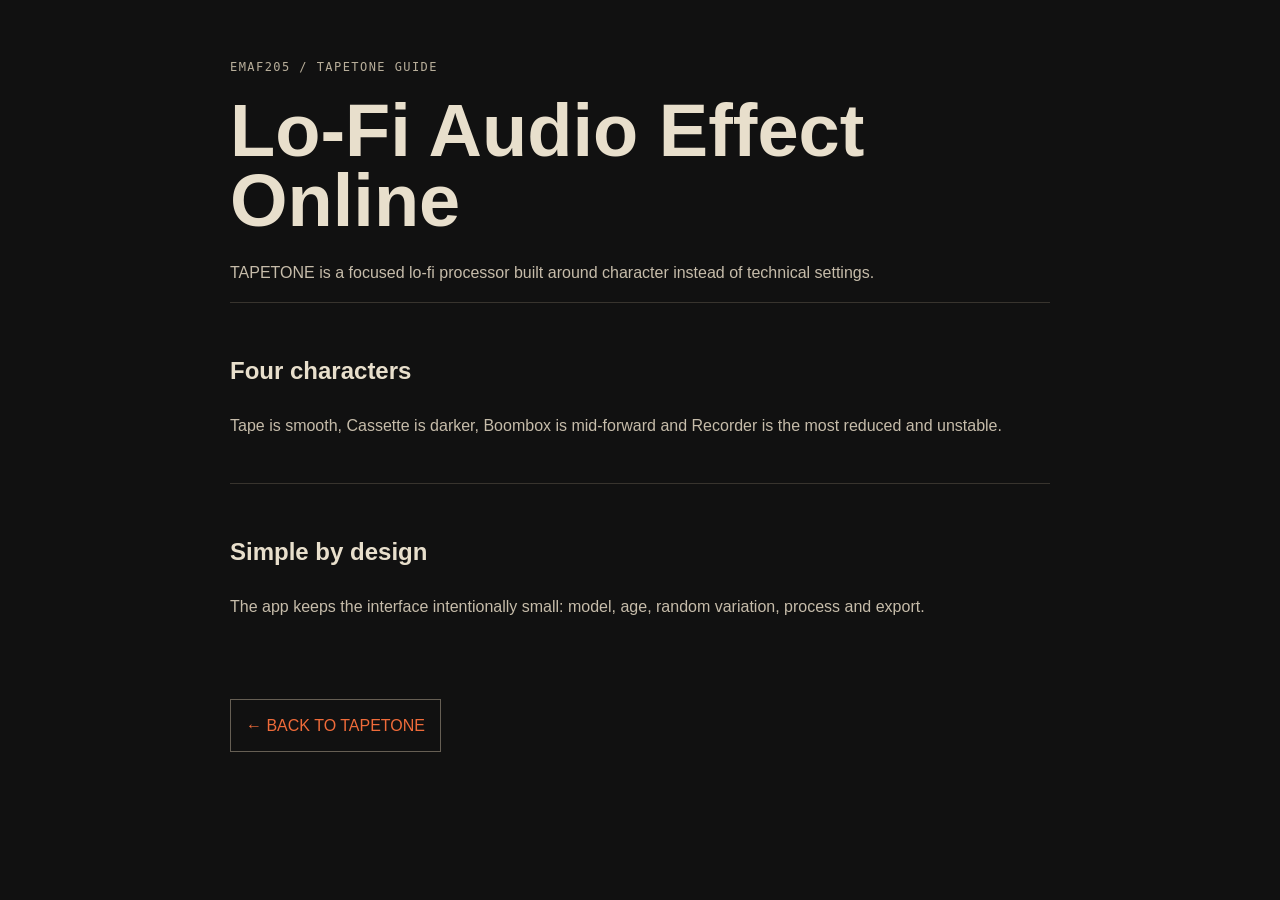
<file: guides/lofi-audio-effect.html>
<!doctype html><html lang="en"><head><meta charset="utf-8"><meta name="viewport" content="width=device-width,initial-scale=1"><title>Lo-Fi Audio Effect Online | EMAF205 TAPETONE</title><meta name="description" content="Free browser-based lo-fi audio effect for WAV and MP3."><style>body{margin:0;background:#111;color:#e8dfcc;font:16px/1.7 Arial,sans-serif}main{max-width:820px;margin:auto;padding:60px 22px}a{color:#ef6b3a}h1{font-size:clamp(40px,8vw,74px);line-height:.95;margin:.3em 0}.k{font:12px monospace;letter-spacing:.12em;color:#b8ae9a}section{border-top:1px solid #38342e;padding:28px 0}p,li{color:#c6bcaa}.back{display:inline-block;margin-top:35px;padding:12px 15px;border:1px solid #665f54;text-decoration:none}</style></head><body><main><div class="k">EMAF205 / TAPETONE GUIDE</div><h1>Lo-Fi Audio Effect Online</h1><p>TAPETONE is a focused lo-fi processor built around character instead of technical settings.</p><section><h2>Four characters</h2><p>Tape is smooth, Cassette is darker, Boombox is mid-forward and Recorder is the most reduced and unstable.</p></section><section><h2>Simple by design</h2><p>The app keeps the interface intentionally small: model, age, random variation, process and export.</p></section><a class="back" href="../index.html">← BACK TO TAPETONE</a></main></body></html>
</file>
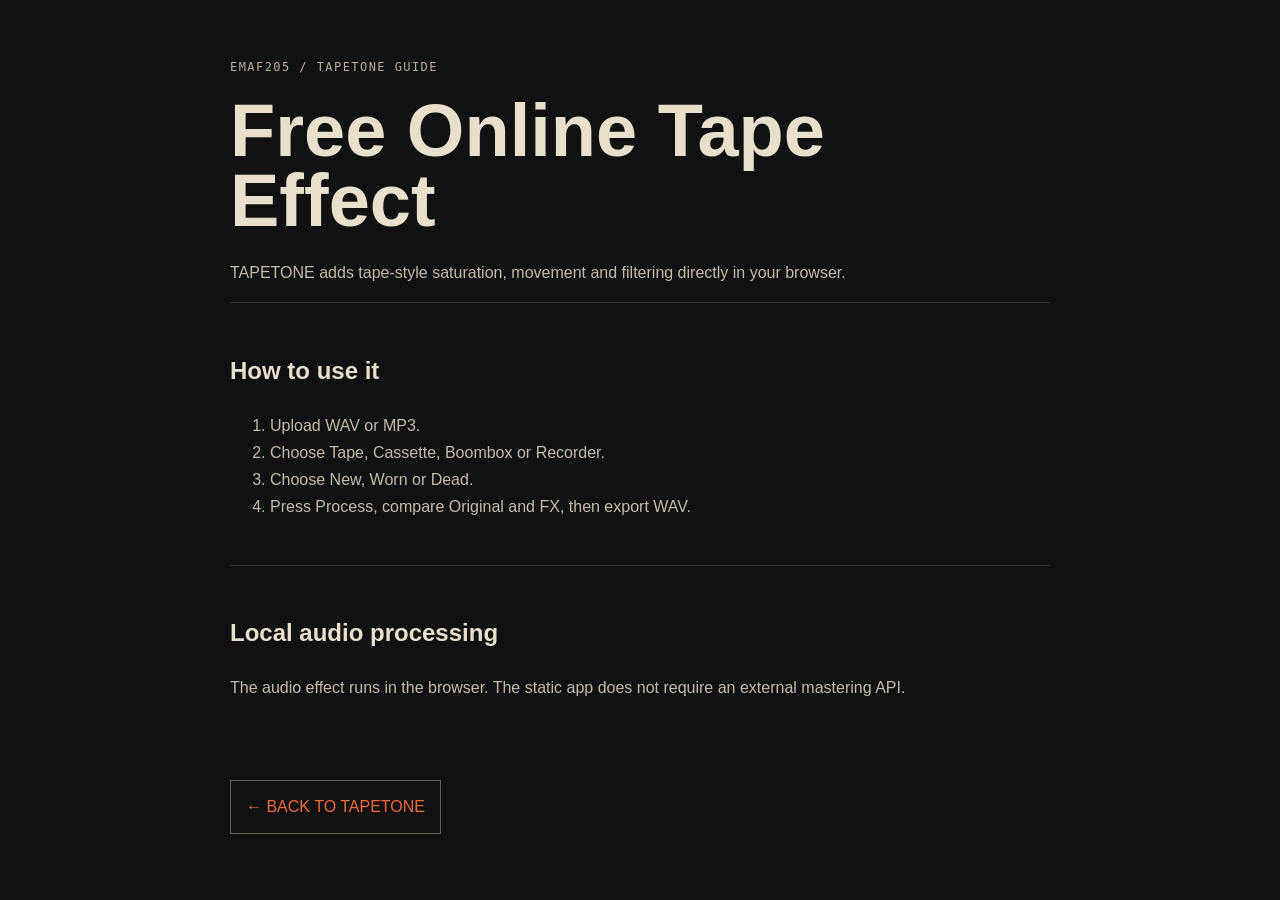
<file: guides/tape-effect-online.html>
<!doctype html><html lang="en"><head><meta charset="utf-8"><meta name="viewport" content="width=device-width,initial-scale=1"><title>Free Online Tape Effect | EMAF205 TAPETONE</title><meta name="description" content="Browser tape effect for WAV and MP3 with local processing."><style>body{margin:0;background:#111;color:#e8dfcc;font:16px/1.7 Arial,sans-serif}main{max-width:820px;margin:auto;padding:60px 22px}a{color:#ef6b3a}h1{font-size:clamp(40px,8vw,74px);line-height:.95;margin:.3em 0}.k{font:12px monospace;letter-spacing:.12em;color:#b8ae9a}section{border-top:1px solid #38342e;padding:28px 0}p,li{color:#c6bcaa}.back{display:inline-block;margin-top:35px;padding:12px 15px;border:1px solid #665f54;text-decoration:none}</style></head><body><main><div class="k">EMAF205 / TAPETONE GUIDE</div><h1>Free Online Tape Effect</h1><p>TAPETONE adds tape-style saturation, movement and filtering directly in your browser.</p><section><h2>How to use it</h2><ol><li>Upload WAV or MP3.</li><li>Choose Tape, Cassette, Boombox or Recorder.</li><li>Choose New, Worn or Dead.</li><li>Press Process, compare Original and FX, then export WAV.</li></ol></section><section><h2>Local audio processing</h2><p>The audio effect runs in the browser. The static app does not require an external mastering API.</p></section><a class="back" href="../index.html">← BACK TO TAPETONE</a></main></body></html>
</file>
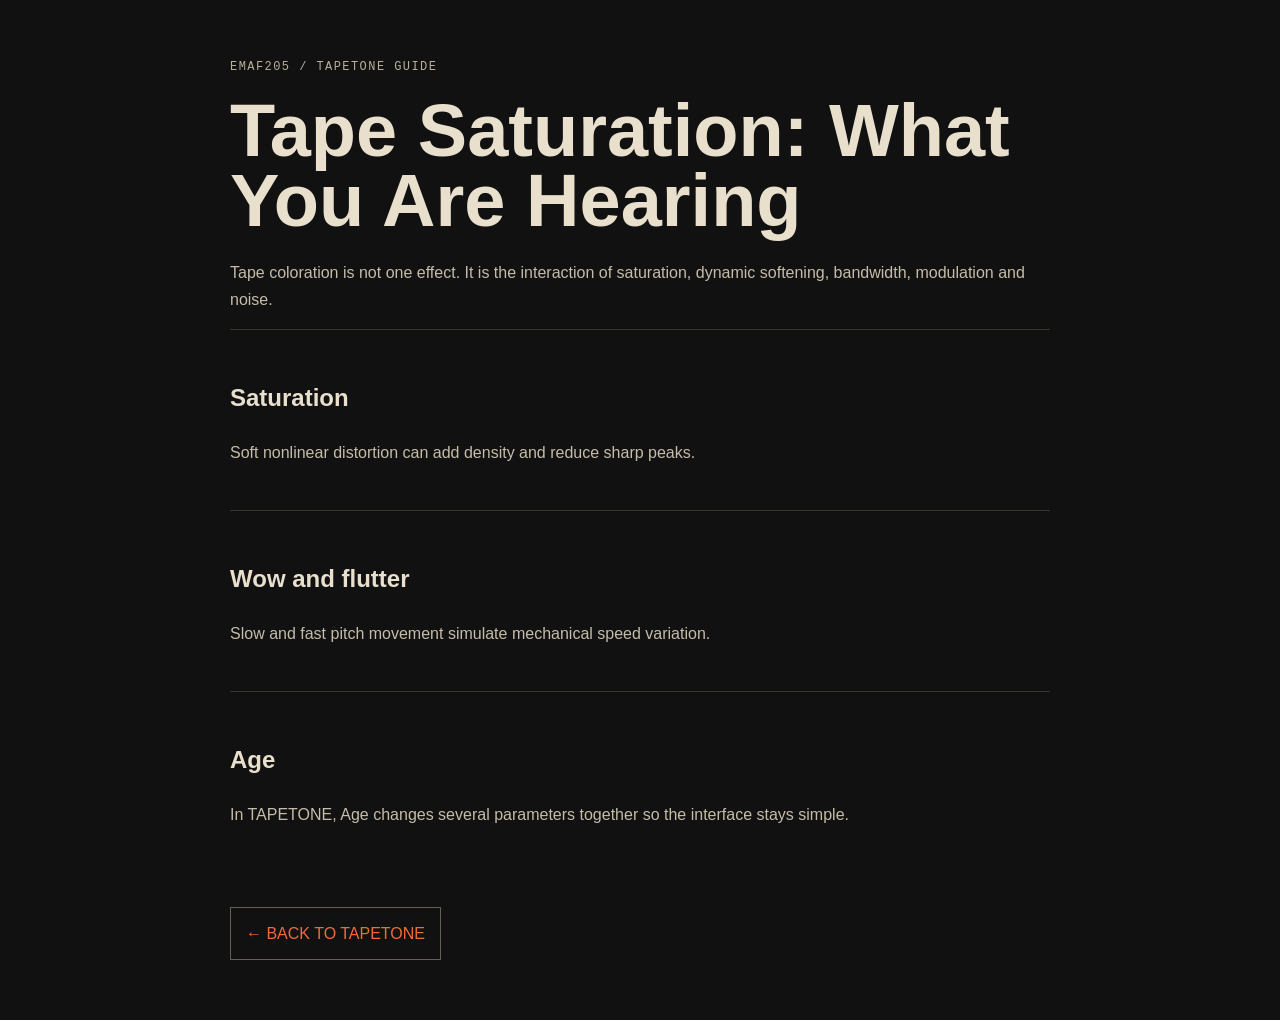
<file: guides/tape-saturation-guide.html>
<!doctype html><html lang="en"><head><meta charset="utf-8"><meta name="viewport" content="width=device-width,initial-scale=1"><title>Tape Saturation Guide | EMAF205 TAPETONE</title><meta name="description" content="A concise guide to tape saturation, wow, flutter and lo-fi coloration."><style>body{margin:0;background:#111;color:#e8dfcc;font:16px/1.7 Arial,sans-serif}main{max-width:820px;margin:auto;padding:60px 22px}a{color:#ef6b3a}h1{font-size:clamp(40px,8vw,74px);line-height:.95;margin:.3em 0}.k{font:12px monospace;letter-spacing:.12em;color:#b8ae9a}section{border-top:1px solid #38342e;padding:28px 0}p,li{color:#c6bcaa}.back{display:inline-block;margin-top:35px;padding:12px 15px;border:1px solid #665f54;text-decoration:none}</style></head><body><main><div class="k">EMAF205 / TAPETONE GUIDE</div><h1>Tape Saturation: What You Are Hearing</h1><p>Tape coloration is not one effect. It is the interaction of saturation, dynamic softening, bandwidth, modulation and noise.</p><section><h2>Saturation</h2><p>Soft nonlinear distortion can add density and reduce sharp peaks.</p></section><section><h2>Wow and flutter</h2><p>Slow and fast pitch movement simulate mechanical speed variation.</p></section><section><h2>Age</h2><p>In TAPETONE, Age changes several parameters together so the interface stays simple.</p></section><a class="back" href="../index.html">← BACK TO TAPETONE</a></main></body></html>
</file>
<file: styles.css>
:root{--bg:#e8e3da;--ink:#0d0d0c;--panel:#161615;--panel2:#25231f;--cream:#d8cdb7;--cream2:#f1eadb;--orange:#e25c2f;--orange2:#ff784a;--muted:#8c8375;--green:#a6cf4e;--line:#4a443b;--mono:"Arial Narrow",Arial,sans-serif}
*{box-sizing:border-box}html,body{min-height:100%}html{background:var(--bg)}body{margin:0;background:radial-gradient(circle at 50% 10%,#f5f1e9 0,#e6e0d6 58%,#d1cabf 100%);color:#111;font-family:var(--mono);overflow-x:hidden}
button,select{font:inherit}button{cursor:pointer}.app-shell{min-height:calc(100vh - 76px);display:grid;place-items:center;padding:clamp(14px,3vw,36px)}
.device{position:relative;width:min(920px,96vw);border:8px solid #111;border-radius:25px;background:linear-gradient(#161615,#22201d);box-shadow:0 30px 70px #0006,inset 0 0 0 2px #4e4941;padding:18px;color:var(--cream2);overflow:hidden}
.device:before{content:"";position:absolute;inset:0;pointer-events:none;opacity:.15;background-image:radial-gradient(#fff 0.6px,transparent .8px);background-size:6px 7px;mix-blend-mode:soft-light}
.screw{position:absolute;width:18px;height:18px;border-radius:50%;z-index:5;background:radial-gradient(circle at 35% 35%,#96918a 0 16%,#292826 20% 45%,#050505 48% 62%,#6c6861 65%);box-shadow:0 1px 2px #000}.screw:after{content:"";position:absolute;left:3px;right:3px;top:8px;height:2px;background:#090909;transform:rotate(-22deg)}.screw-a{left:9px;top:9px}.screw-b{right:9px;top:9px}.screw-c{left:9px;bottom:9px}.screw-d{right:9px;bottom:9px}
.nameplate{position:relative;z-index:1;margin:4px 16px 12px;padding:15px 22px;background:linear-gradient(110deg,#eee5d3,#c9bda6);border:3px solid #292724;border-radius:8px;color:#111;display:flex;align-items:center;justify-content:center;box-shadow:inset 0 0 0 2px #fff8e7,0 4px 0 #0a0a0a}.nameplate strong{font-size:clamp(28px,5vw,48px);letter-spacing:-.03em}.nameplate span{position:absolute;right:22px;font-size:12px;letter-spacing:.08em}
.reel-bay{position:relative;z-index:1;display:grid;grid-template-columns:1fr 1.2fr 1fr;align-items:center;gap:10px;margin:0 16px;border:4px solid #080808;border-radius:14px;background:linear-gradient(#111,#1f1b18);box-shadow:inset 0 0 0 3px #4f4a42,0 5px 0 #090909;padding:14px 16px;min-height:330px}.reel-side{position:relative;display:grid;place-items:center}.reel-label{position:absolute;top:2px;z-index:2;font-size:11px;letter-spacing:.12em;color:#f2e9d7}.reel{width:min(100%,240px);aspect-ratio:1;filter:drop-shadow(0 8px 8px #0008)}.playing .reel{animation:spin 1.8s linear infinite}.playing .reel.right{animation-direction:reverse}@keyframes spin{to{transform:rotate(360deg)}}
.reel-center{min-width:0}.state{display:none;text-align:center;place-content:center;min-height:210px}.state.active{display:grid}.upload-arrow{font-size:44px;color:var(--orange)}.state strong{font-size:18px;letter-spacing:.08em}.state small{margin-top:6px;color:#b8ae9d;letter-spacing:.12em}.progress{width:100%;max-width:230px;height:13px;border:2px solid var(--cream);margin:15px auto 0;padding:2px}.progress span{display:block;height:100%;width:0;background:var(--orange)}#wave{width:100%;height:105px;display:block}.time-row{display:grid;grid-template-columns:auto 1fr auto;gap:10px;font-size:10px;color:#c9beaa}.time-row span:nth-child(2){overflow:hidden;text-overflow:ellipsis;white-space:nowrap}
.selector-strip{position:relative;z-index:1;margin:12px 16px 0;padding:12px 16px;background:linear-gradient(#e5dac6,#c8bba4);color:#141414;border:3px solid #171614;border-radius:6px;display:grid;grid-template-columns:1fr 1fr .65fr;gap:14px;box-shadow:inset 0 0 0 2px #fff7e6}.select-group,.random-group{display:grid;gap:5px;font-size:10px;letter-spacing:.09em}.select-group select{appearance:none;border:1px solid #6d6559;background:#efe6d5;color:#111;padding:8px 32px 8px 9px;background-image:linear-gradient(45deg,transparent 50%,#111 50%),linear-gradient(135deg,#111 50%,transparent 50%);background-position:calc(100% - 14px) 50%,calc(100% - 9px) 50%;background-size:5px 5px,5px 5px;background-repeat:no-repeat}.random-group{align-items:center;grid-template-columns:1fr auto}.random-group span{grid-column:1/-1}.toggle-btn{width:48px;height:25px;border-radius:13px;border:2px solid #3c3932;background:#1b1a18;padding:2px}.toggle-btn i{display:block;width:17px;height:17px;border-radius:50%;background:var(--cream);transition:.15s}.toggle-btn.active i{transform:translateX(21px);background:var(--orange)}
.transport-strip{position:relative;z-index:1;margin:12px 16px 4px;display:grid;grid-template-columns:1.1fr .48fr 1.25fr 1.15fr 1.1fr;gap:8px}.action,.icon-btn,.ab-switch button{min-height:64px;border:3px solid #060606;background:linear-gradient(#292724,#111);color:var(--cream2);box-shadow:inset 0 0 0 2px #4e4941,0 4px 0 #070707;font-weight:800;letter-spacing:.04em}.action{display:flex;align-items:center;justify-content:space-between;padding:9px 12px}.action b{font-size:26px}.action.process{justify-content:center;background:linear-gradient(#f07443,#c94924);color:#111;font-size:18px}.action.process.dirty{box-shadow:inset 0 0 0 2px #ffb08a,0 4px 0 #070707,0 0 22px #e25c2f55}.action.download{background:linear-gradient(#2a2926,#131313)}.action.share{background:#283224}.action.share[hidden]{display:none!important}.icon-btn{font-size:24px}.ab-switch{display:grid;grid-template-columns:1fr 1fr}.ab-switch button{font-size:10px;padding:0 6px}.ab-switch button.active{color:var(--orange);background:#0c0c0b}.action:disabled,.icon-btn:disabled,.ab-switch button:disabled,.toggle-btn:disabled{opacity:.38;cursor:not-allowed}
.status-strip{position:relative;z-index:1;margin:12px 16px 0;padding:9px 12px;border-top:1px solid #4b463e;display:flex;justify-content:flex-end;gap:16px;color:#b8ae9c;font-size:9px;letter-spacing:.1em}.status-strip span{display:flex;align-items:center;gap:6px}.led{display:inline-block;width:8px;height:8px;border-radius:50%;background:#332d26;box-shadow:inset 0 0 2px #000}.led.on{background:var(--green);box-shadow:0 0 8px var(--green)}.led.red.on{background:#f33;box-shadow:0 0 8px #f33}.toast{position:fixed;left:50%;bottom:18px;z-index:50;transform:translate(-50%,120px);opacity:0;background:#111;color:#f0e7d5;border:2px solid var(--orange);padding:11px 16px;font-size:12px;transition:.18s;max-width:90vw}.toast.show{transform:translate(-50%,0);opacity:1}
.footer{min-height:76px;display:flex;justify-content:center;align-items:center;gap:18px;flex-wrap:wrap;padding:15px 20px;background:#11110f;color:#8f8678;border-top:1px solid #322f2a;font-size:10px;letter-spacing:.12em}.footer strong{color:#d8cdb7}.footer a{color:#d8cdb7;text-decoration:none;border-bottom:1px solid #5f594f;padding-bottom:3px}.footer a:hover{color:var(--orange);border-color:var(--orange)}
@media(max-width:720px){.app-shell{min-height:calc(100vh - 92px);padding:8px}.device{width:100%;border-radius:16px;padding:11px 7px}.nameplate{margin:3px 8px 9px;padding:12px}.nameplate strong{font-size:31px}.nameplate span{right:12px;font-size:9px}.reel-bay{margin:0 8px;padding:10px 6px;grid-template-columns:.9fr 1.2fr .9fr;min-height:240px}.reel{width:100%}.reel-label{font-size:8px}.state{min-height:150px}.upload-arrow{font-size:34px}.state strong{font-size:13px}#wave{height:80px}.selector-strip{margin:9px 8px 0;grid-template-columns:1fr 1fr .7fr;padding:9px;gap:7px}.select-group,.random-group{font-size:8px}.select-group select{font-size:11px;padding:7px 26px 7px 7px}.transport-strip{margin:9px 8px 3px;grid-template-columns:1fr .55fr 1.25fr}.action,.icon-btn,.ab-switch button{min-height:52px}.action{font-size:9px}.action.process{font-size:14px}.transport-strip .process{grid-column:1/3}.transport-strip .download{grid-column:3}.transport-strip .share{grid-column:1/-1;justify-content:center}.status-strip{margin:8px 8px 0;font-size:8px;gap:9px}.footer{min-height:92px}}
@media(max-width:430px){.reel-bay{grid-template-columns:.8fr 1.4fr .8fr;min-height:205px}.nameplate strong{font-size:27px}.selector-strip{grid-template-columns:1fr 1fr}.random-group{grid-column:1/-1;grid-template-columns:1fr auto}.random-group span{grid-column:auto}.transport-strip{grid-template-columns:1fr 1fr}.transport-strip .upload{grid-column:1}.transport-strip .icon-btn{grid-column:2}.transport-strip .ab-switch{grid-column:1/-1}.transport-strip .process{grid-column:1}.transport-strip .download{grid-column:2}.action,.icon-btn,.ab-switch button{min-height:48px}.reel-label{display:none}}
@media(prefers-reduced-motion:reduce){*{animation:none!important;transition:none!important}}
</file>
